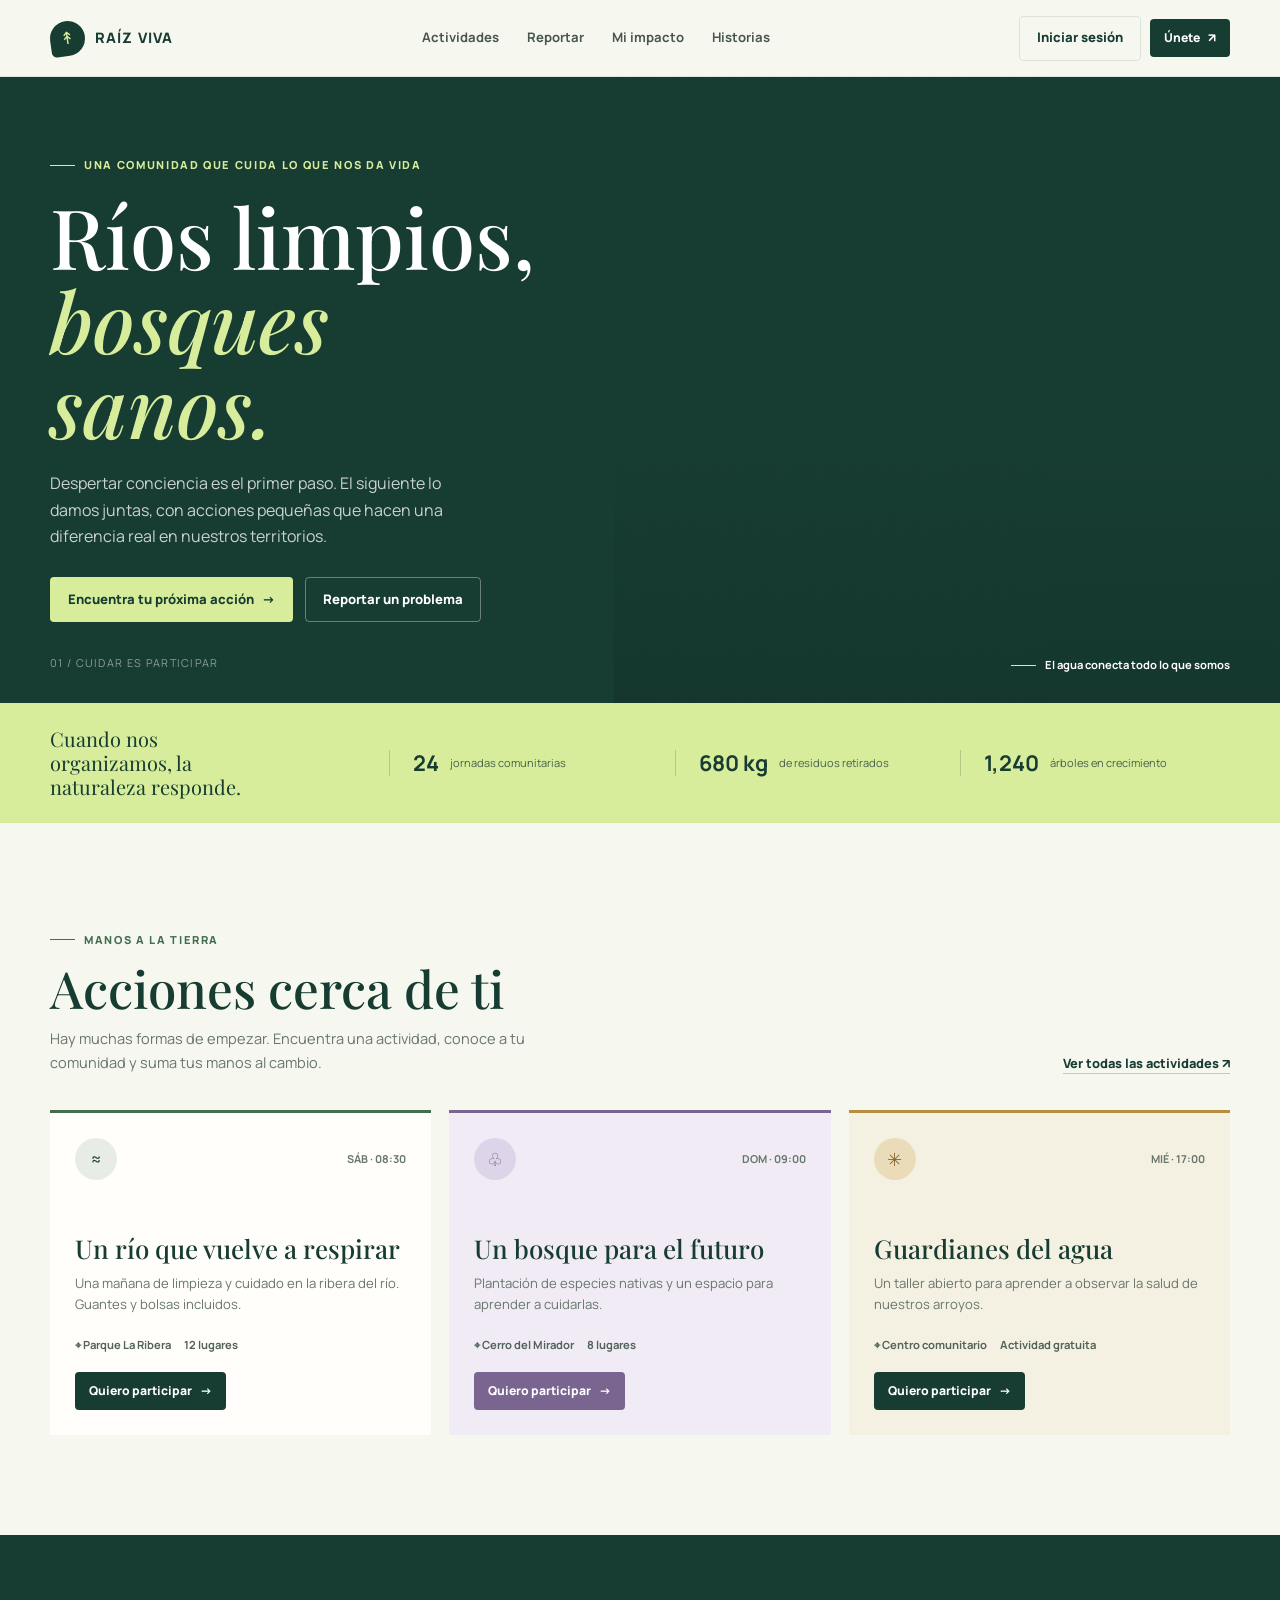
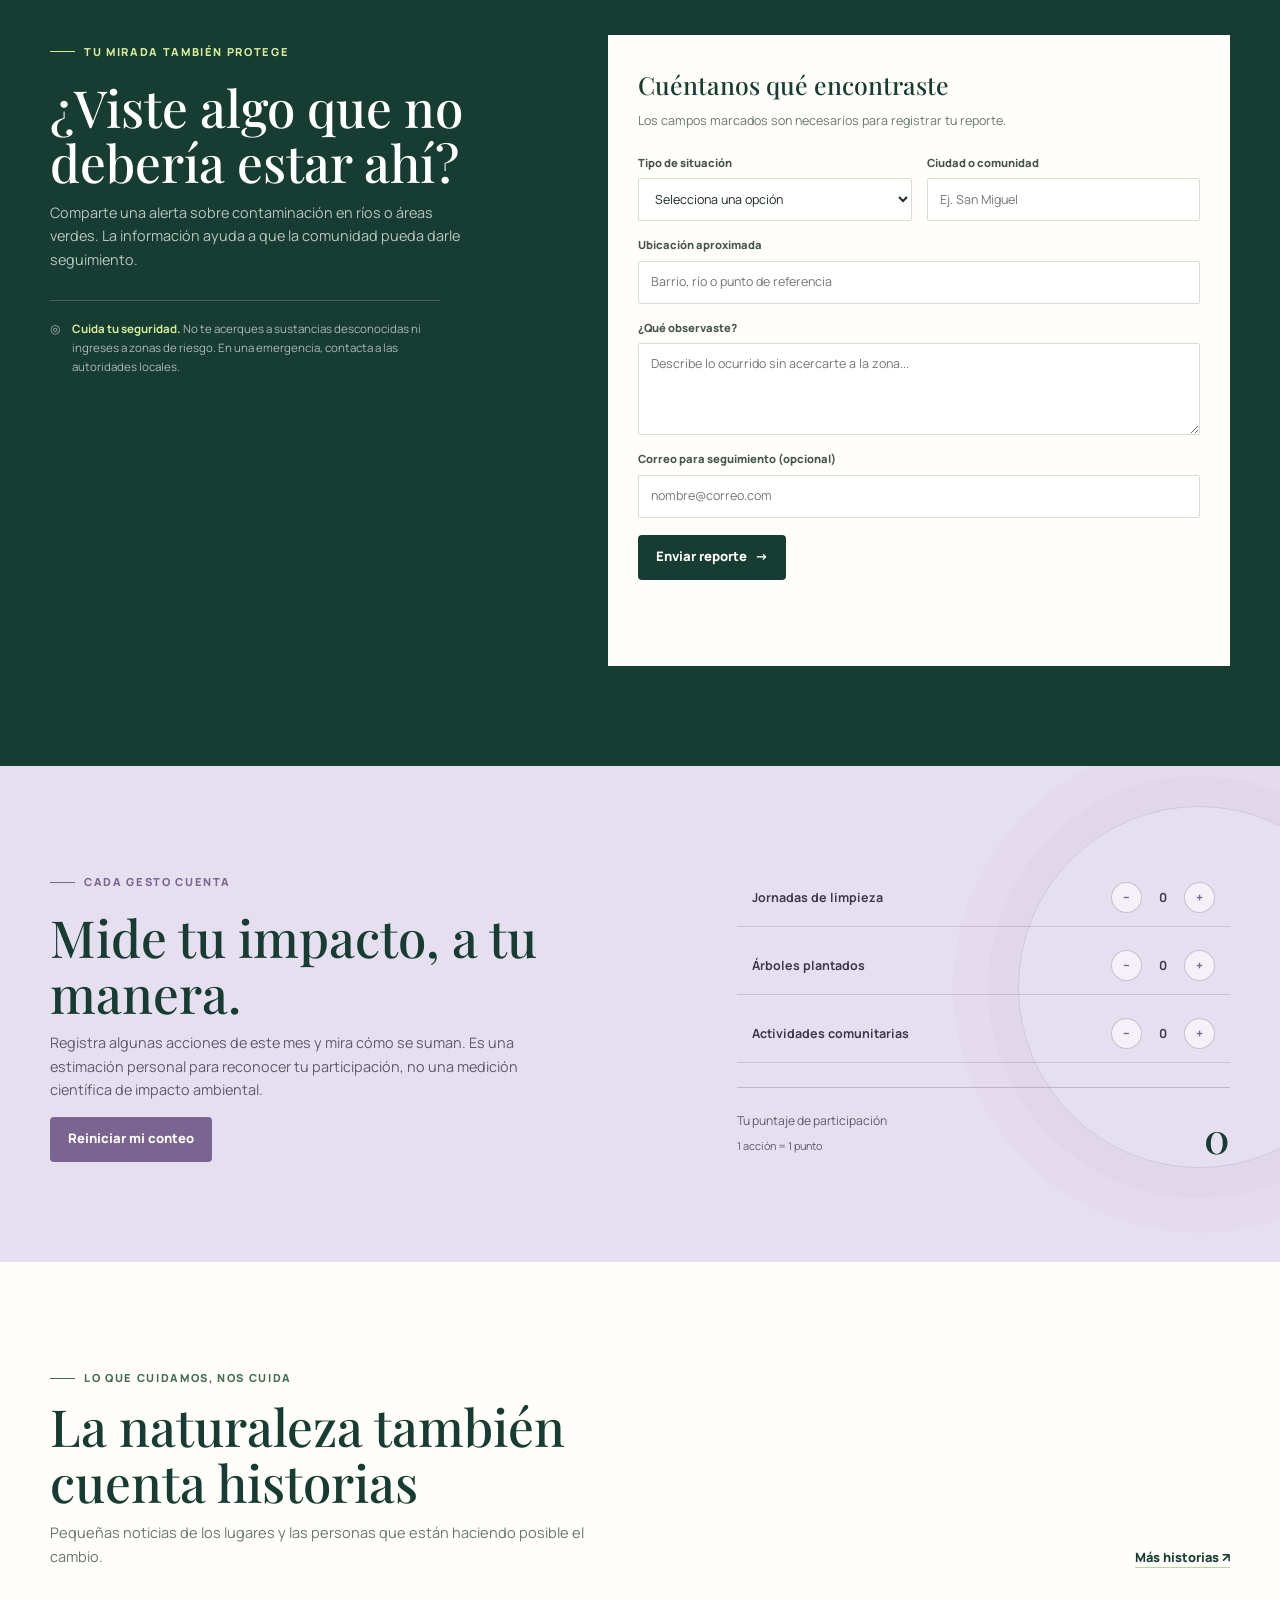
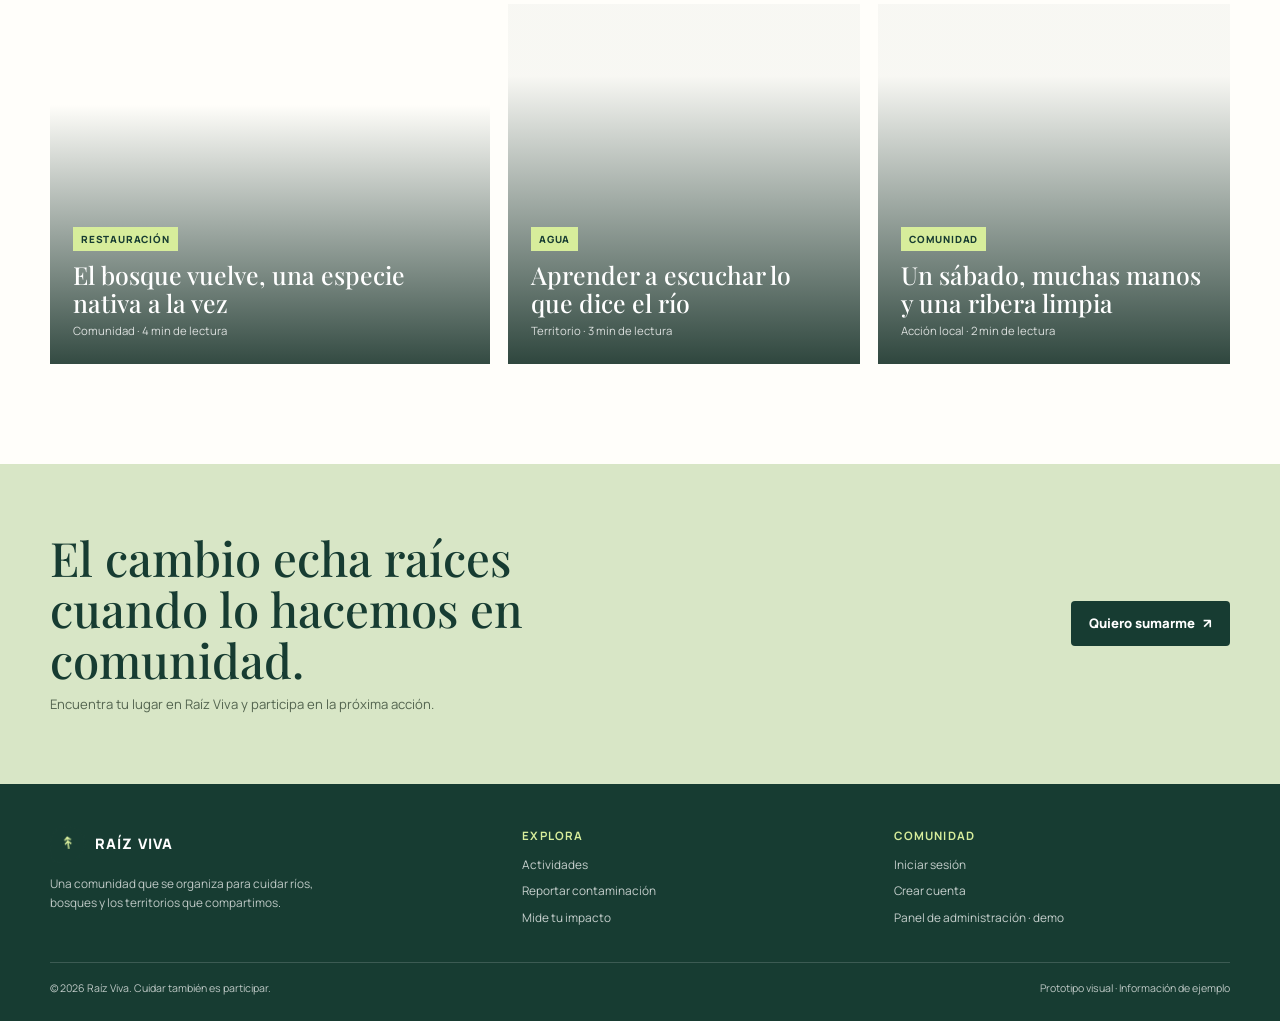
<file: index.html>
<!doctype html>
<html lang="es">
<head>
  <meta charset="utf-8">
  <meta name="viewport" content="width=device-width, initial-scale=1">
  <meta name="theme-color" content="#f6f7ef">
  <meta name="description" content="Raíz Viva conecta personas con acciones para cuidar ríos y bosques.">
  <title>Raíz Viva | Ríos limpios, bosques sanos</title>
  <link rel="preconnect" href="https://fonts.googleapis.com">
  <link rel="preconnect" href="https://fonts.gstatic.com" crossorigin>
  <link href="https://fonts.googleapis.com/css2?family=DM+Sans:wght@400;500;600;700&family=Manrope:wght@400;500;600;700;800&family=Playfair+Display:wght@500;600;700&display=swap" rel="stylesheet">
  <style>
    :root {
      color-scheme: light;
      --forest: #173c32;
      --moss: #426d51;
      --leaf: #bdd2a2;
      --lime: #d7ed9b;
      --paper: #f6f7ef;
      --white: #fffefa;
      --ink: #1d2b24;
      --muted: #68766d;
      --lavender: #e6dff0;
      --lilac: #79658f;
      --line: #dce3d8;
      --serif: "Playfair Display", Georgia, serif;
      --sans: "Manrope", "DM Sans", sans-serif;
      --shadow: 0 20px 55px rgba(23, 60, 50, .14);
    }
    * { box-sizing: border-box; }
    [hidden] { display: none !important; }
    html { scroll-behavior: smooth; scroll-padding-top: 82px; }
    body { margin: 0; background: var(--paper); color: var(--ink); font-family: var(--sans); font-size: 15px; line-height: 1.65; }
    body.dialog-open { overflow: hidden; }
    a { color: inherit; }
    button, input, select, textarea { font: inherit; }
    button, a { -webkit-tap-highlight-color: transparent; }
    button:focus-visible, a:focus-visible, input:focus-visible, select:focus-visible, textarea:focus-visible { outline: 3px solid #9a7bb6; outline-offset: 3px; }
    img { max-width: 100%; }
    .wrap { width: min(1180px, calc(100% - 48px)); margin-inline: auto; }
    .topbar { position: sticky; z-index: 20; top: 0; border-bottom: 1px solid rgba(23, 60, 50, .1); background: rgba(246, 247, 239, .94); backdrop-filter: blur(16px); }
    .topbar-inner { display: flex; min-height: 76px; align-items: center; justify-content: space-between; gap: 24px; }
    .brand { display: inline-flex; align-items: center; gap: 10px; text-decoration: none; }
    .brand-mark { display: grid; width: 35px; aspect-ratio: 1; place-items: center; border-radius: 50% 50% 50% 5px; background: var(--forest); color: var(--lime); font-size: 17px; transform: rotate(-8deg); }
    .brand-name { color: var(--forest); font-size: .9rem; font-weight: 800; letter-spacing: .08em; }
    .nav { display: flex; align-items: center; gap: 28px; }
    .nav a { color: #47574d; font-size: .82rem; font-weight: 700; text-decoration: none; transition: color .2s ease; }
    .nav a:hover { color: var(--moss); }
    .nav-actions { display: flex; align-items: center; gap: 9px; }
    .button { display: inline-flex; min-height: 45px; align-items: center; justify-content: center; gap: 8px; padding: 0 17px; border: 1px solid transparent; border-radius: 4px; background: var(--forest); color: white; cursor: pointer; font-size: .82rem; font-weight: 800; text-decoration: none; transition: background .2s ease, transform .2s ease; }
    .button:hover { transform: translateY(-2px); background: #285447; }
    .button-light { border-color: var(--line); background: transparent; color: var(--forest); }
    .button-light:hover { background: white; color: var(--forest); }
    .button-lilac { background: var(--lilac); }
    .button-lilac:hover { background: #68547e; }
    .button-small { min-height: 38px; padding-inline: 13px; font-size: .76rem; }
    .menu-toggle { display: none; width: 42px; height: 42px; border: 1px solid var(--line); border-radius: 4px; background: transparent; color: var(--forest); cursor: pointer; font-size: 1.2rem; }

    .hero { position: relative; display: grid; min-height: 625px; grid-template-columns: 1.02fr .98fr; align-items: center; overflow: hidden; background: var(--forest); color: white; }
    .hero-copy { position: relative; z-index: 2; width: min(590px, 100%); padding: 72px 36px 82px max(24px, calc((100vw - 1180px) / 2)); }
    .eyebrow { display: inline-flex; align-items: center; gap: 9px; margin: 0 0 19px; color: var(--moss); font-size: .69rem; font-weight: 800; letter-spacing: .15em; text-transform: uppercase; }
    .eyebrow::before { width: 25px; height: 1px; background: currentColor; content: ""; }
    .hero .eyebrow { color: var(--lime); }
    h1, h2, h3, p { margin-top: 0; }
    h1 { max-width: 610px; margin-bottom: 22px; font-family: var(--serif); font-size: clamp(3.35rem, 6.5vw, 6.2rem); font-weight: 500; letter-spacing: 0; line-height: 1.02; }
    h1 em { color: var(--lime); font-weight: 500; }
    .hero-copy > p:not(.eyebrow) { max-width: 440px; margin-bottom: 28px; color: rgba(255,255,255,.77); font-size: 1rem; }
    .hero-actions { display: flex; flex-wrap: wrap; align-items: center; gap: 12px; }
    .hero .button { background: var(--lime); color: var(--forest); }
    .hero .button:hover { background: #e6f4bc; }
    .hero .button-light { border-color: rgba(255,255,255,.35); background: transparent; color: white; }
    .hero .button-light:hover { background: rgba(255,255,255,.1); }
    .hero-image { position: absolute; inset: 0 0 0 48%; background: linear-gradient(90deg, var(--forest) 0%, rgba(23,60,50,.72) 18%, rgba(23,60,50,.05) 65%), url("https://images.unsplash.com/photo-1433086966358-54859d0ed716?auto=format&fit=crop&w=1800&q=88") center 48% / cover; }
    .hero-image::after { position: absolute; inset: 0; background: linear-gradient(0deg, rgba(13,40,33,.28), transparent 40%); content: ""; }
    .hero-caption { position: absolute; right: max(24px, calc((100vw - 1180px) / 2)); bottom: 30px; z-index: 2; display: flex; align-items: center; gap: 9px; color: white; font-size: .7rem; font-weight: 700; }
    .hero-caption::before { width: 25px; height: 1px; background: var(--lime); content: ""; }
    .hero-index { position: absolute; bottom: 32px; left: max(24px, calc((100vw - 1180px) / 2)); color: rgba(255,255,255,.5); font-size: .68rem; letter-spacing: .12em; }

    .impact-strip { position: relative; z-index: 3; display: grid; grid-template-columns: 1.2fr repeat(3, 1fr); align-items: center; gap: 16px; margin-top: -1px; padding: 24px max(24px, calc((100vw - 1180px) / 2)); background: var(--lime); color: var(--forest); }
    .impact-lead { max-width: 230px; font-family: var(--serif); font-size: 1.25rem; line-height: 1.2; }
    .impact-stat { display: flex; align-items: center; gap: 11px; border-left: 1px solid rgba(23,60,50,.2); padding-left: 23px; }
    .impact-stat strong { display: block; font-size: 1.35rem; line-height: 1.2; }
    .impact-stat span { display: block; color: #46604b; font-size: .69rem; }
    .section { padding-block: 100px; }
    .section-heading { display: flex; align-items: end; justify-content: space-between; gap: 30px; margin-bottom: 36px; }
    .section-heading > div { max-width: 630px; }
    .section-heading .eyebrow { margin-bottom: 12px; }
    h2 { margin-bottom: 10px; color: var(--forest); font-family: var(--serif); font-size: clamp(2.35rem, 4vw, 3.7rem); font-weight: 500; letter-spacing: 0; line-height: 1.08; }
    .section-heading p:not(.eyebrow) { max-width: 550px; margin-bottom: 0; color: var(--muted); font-size: .91rem; }
    .text-link { color: var(--forest); font-size: .8rem; font-weight: 800; text-decoration-color: var(--leaf); text-underline-offset: 5px; }
    .activities { background: var(--paper); }
    .activity-grid { display: grid; grid-template-columns: repeat(3, 1fr); gap: 18px; }
    .activity { display: flex; min-height: 325px; flex-direction: column; justify-content: space-between; padding: 25px; border-top: 3px solid var(--moss); background: var(--white); }
    .activity:nth-child(2) { border-color: var(--lilac); background: #f0ebf5; }
    .activity:nth-child(3) { border-color: #b98c43; background: #f4f0e2; }
    .activity-top { display: flex; align-items: center; justify-content: space-between; gap: 12px; }
    .activity-icon { display: grid; width: 42px; height: 42px; place-items: center; border-radius: 50%; background: rgba(66,109,81,.12); color: var(--forest); font-size: 1.15rem; }
    .activity:nth-child(2) .activity-icon { background: #ded4e9; color: var(--lilac); }
    .activity:nth-child(3) .activity-icon { background: #eadcb9; color: #8a652c; }
    .activity-date { color: var(--muted); font-size: .68rem; font-weight: 700; }
    .activity h3 { margin: 26px 0 9px; color: var(--forest); font-family: var(--serif); font-size: 1.62rem; font-weight: 500; line-height: 1.15; }
    .activity p { margin-bottom: 20px; color: var(--muted); font-size: .82rem; }
    .activity-meta { display: flex; flex-wrap: wrap; gap: 13px; margin-bottom: 18px; color: #52635a; font-size: .7rem; font-weight: 700; }
    .activity .button { align-self: flex-start; }

    .report-band { background: var(--forest); color: white; }
    .report-layout { display: grid; grid-template-columns: .88fr 1.12fr; align-items: start; gap: 70px; }
    .report-copy { position: sticky; top: 120px; }
    .report-copy .eyebrow { color: var(--lime); }
    .report-copy h2 { max-width: 480px; color: white; }
    .report-copy > p:not(.eyebrow) { max-width: 420px; color: rgba(255,255,255,.7); font-size: .9rem; }
    .report-note { display: flex; max-width: 390px; gap: 12px; margin-top: 28px; padding-top: 18px; border-top: 1px solid rgba(255,255,255,.2); color: rgba(255,255,255,.64); font-size: .72rem; }
    .report-note strong { color: var(--lime); }
    .form-panel { padding: 30px; background: var(--white); color: var(--ink); }
    .form-panel h3 { margin-bottom: 5px; color: var(--forest); font-family: var(--serif); font-size: 1.55rem; font-weight: 500; }
    .form-panel > p { margin-bottom: 22px; color: var(--muted); font-size: .78rem; }
    .form-grid { display: grid; grid-template-columns: 1fr 1fr; gap: 15px; }
    .field { display: grid; gap: 6px; }
    .field.full { grid-column: 1 / -1; }
    .field label { color: #45554b; font-size: .7rem; font-weight: 800; }
    .field input, .field select, .field textarea { width: 100%; min-height: 43px; padding: 10px 12px; border: 1px solid #d6ded4; border-radius: 2px; background: white; color: var(--ink); font-size: .78rem; }
    .field textarea { min-height: 92px; resize: vertical; }
    .form-panel .button { margin-top: 17px; }
    .form-message { min-height: 22px; margin: 12px 0 0; color: var(--moss); font-size: .76rem; font-weight: 700; }

    .impact-section { position: relative; overflow: hidden; background: var(--lavender); }
    .impact-section::after { position: absolute; top: 40px; right: -100px; width: 360px; aspect-ratio: 1; border: 1px solid rgba(121,101,143,.2); border-radius: 50%; box-shadow: 0 0 0 30px rgba(121,101,143,.035), 0 0 0 65px rgba(121,101,143,.025); content: ""; pointer-events: none; }
    .impact-layout { position: relative; z-index: 1; display: grid; grid-template-columns: 1fr .8fr; align-items: center; gap: 70px; }
    .impact-intro .eyebrow { color: var(--lilac); }
    .impact-intro h2 { max-width: 570px; }
    .impact-intro p:not(.eyebrow) { max-width: 510px; color: #615a6b; font-size: .9rem; }
    .impact-choices { display: grid; gap: 10px; }
    .impact-choice { display: flex; align-items: center; justify-content: space-between; gap: 18px; padding: 13px 15px; border-bottom: 1px solid rgba(70,53,88,.18); color: #40374b; font-size: .78rem; font-weight: 700; }
    .stepper { display: inline-flex; align-items: center; gap: 12px; }
    .stepper button { width: 31px; height: 31px; border: 1px solid rgba(70,53,88,.25); border-radius: 50%; background: rgba(255,255,255,.55); color: var(--lilac); cursor: pointer; font-weight: 800; }
    .stepper output { min-width: 18px; text-align: center; }
    .score-result { display: flex; align-items: end; justify-content: space-between; gap: 20px; margin-top: 24px; padding: 20px 0 0; border-top: 1px solid rgba(70,53,88,.24); }
    .score-result span { color: #615a6b; font-size: .76rem; }
    .score-result strong { color: var(--forest); font-family: var(--serif); font-size: 2.6rem; font-weight: 500; line-height: 1; }
    .score-result small { color: #615a6b; font-size: .68rem; }

    .stories { background: var(--white); }
    .story-grid { display: grid; grid-template-columns: 1.25fr 1fr 1fr; gap: 18px; }
    .story { min-height: 290px; display: flex; flex-direction: column; justify-content: end; padding: 23px; background-position: center; background-size: cover; color: white; }
    .story:first-child { min-height: 360px; background-image: linear-gradient(0deg, rgba(18,45,36,.86), rgba(18,45,36,0) 72%), url("https://images.unsplash.com/photo-1448375240586-882707db888b?auto=format&fit=crop&w=1000&q=85"); }
    .story:nth-child(2) { background-image: linear-gradient(0deg, rgba(18,45,36,.88), rgba(18,45,36,.03) 80%), url("https://images.unsplash.com/photo-1511497584788-876760111969?auto=format&fit=crop&w=850&q=85"); }
    .story:nth-child(3) { background-image: linear-gradient(0deg, rgba(18,45,36,.88), rgba(18,45,36,.03) 80%), url("https://images.unsplash.com/photo-1501785888041-af3ef285b470?auto=format&fit=crop&w=850&q=85"); }
    .story-tag { align-self: flex-start; margin-bottom: 10px; padding: 4px 8px; background: var(--lime); color: var(--forest); font-size: .62rem; font-weight: 800; letter-spacing: .08em; text-transform: uppercase; }
    .story h3 { max-width: 340px; margin-bottom: 5px; font-family: var(--serif); font-size: 1.55rem; font-weight: 500; line-height: 1.13; }
    .story p { margin-bottom: 0; color: rgba(255,255,255,.8); font-size: .71rem; }

    .join-band { padding-block: 68px; background: #d8e6c6; }
    .join-inner { display: flex; align-items: center; justify-content: space-between; gap: 32px; }
    .join-inner h2 { max-width: 610px; margin: 0; font-size: clamp(2rem, 3.7vw, 3.3rem); }
    .join-inner p { margin: 9px 0 0; color: #53644f; font-size: .82rem; }
    .footer { padding: 42px 0 24px; background: var(--forest); color: rgba(255,255,255,.72); }
    .footer-grid { display: grid; grid-template-columns: 1.3fr 1fr 1fr; gap: 35px; padding-bottom: 34px; }
    .footer .brand-name { color: white; }
    .footer p { max-width: 290px; margin: 13px 0 0; font-size: .74rem; }
    .footer h3 { margin-bottom: 10px; color: var(--lime); font-size: .72rem; letter-spacing: .1em; text-transform: uppercase; }
    .footer-links { display: grid; justify-items: start; gap: 7px; }
    .footer-links a, .footer-links button { padding: 0; border: 0; background: none; color: rgba(255,255,255,.76); cursor: pointer; font-size: .74rem; text-decoration: none; }
    .footer-links a:hover, .footer-links button:hover { color: white; }
    .footer-bottom { display: flex; justify-content: space-between; gap: 15px; padding-top: 17px; border-top: 1px solid rgba(255,255,255,.16); font-size: .66rem; }

    .dialog-backdrop { position: fixed; z-index: 50; inset: 0; display: none; align-items: center; justify-content: center; padding: 20px; background: rgba(13,32,26,.67); backdrop-filter: blur(5px); }
    .dialog-backdrop.open { display: flex; }
    .dialog { position: relative; width: min(510px, 100%); max-height: min(90vh, 760px); overflow: auto; padding: 32px; background: var(--white); box-shadow: var(--shadow); animation: appear .2s ease-out; }
    @keyframes appear { from { opacity: 0; transform: translateY(10px); } to { opacity: 1; transform: translateY(0); } }
    .dialog-close { position: absolute; top: 13px; right: 13px; display: grid; width: 35px; height: 35px; place-items: center; border: 1px solid var(--line); background: transparent; color: var(--forest); cursor: pointer; font-size: 1.15rem; }
    .dialog .eyebrow { margin-bottom: 8px; }
    .dialog h2 { margin-bottom: 8px; font-size: 2.2rem; }
    .dialog > p { margin-bottom: 21px; color: var(--muted); font-size: .8rem; }
    .dialog-form { display: grid; gap: 13px; }
    .dialog-form .field { gap: 5px; }
    .dialog-form .field input, .dialog-form .field select { min-height: 45px; }
    .dialog-form .button { width: 100%; margin-top: 5px; }
    .dialog-switch { margin: 17px 0 0; color: var(--muted); font-size: .74rem; text-align: center; }
    .dialog-switch button { padding: 0; border: 0; background: none; color: var(--lilac); cursor: pointer; font-weight: 800; text-decoration: underline; text-underline-offset: 3px; }
    .social-row { display: grid; grid-template-columns: 1fr 1fr; gap: 9px; margin-top: 13px; }
    .social-row button { min-height: 42px; border: 1px solid var(--line); background: white; color: var(--forest); cursor: pointer; font-size: .74rem; font-weight: 700; }
    .remember, .terms { display: flex; align-items: flex-start; gap: 9px; color: var(--muted); font-size: .71rem; }
    .terms input, .remember input { margin-top: 4px; accent-color: var(--moss); }
    .step-label { margin-bottom: 16px; color: var(--muted); font-size: .7rem; font-weight: 800; }
    .interest-options { display: grid; grid-template-columns: 1fr 1fr; gap: 8px; }
    .interest-options label { display: flex; align-items: center; gap: 8px; min-height: 42px; padding: 8px 10px; border: 1px solid var(--line); font-size: .72rem; }
    .interest-options input { accent-color: var(--moss); }
    .dialog-error { min-height: 19px; margin: 0; color: #a53d3d; font-size: .72rem; }
    .demo-note { margin: 15px 0 0; padding: 10px; background: #f1edf5; color: #594c67; font-size: .67rem; }
    .toast { position: fixed; z-index: 70; right: 20px; bottom: 20px; max-width: min(380px, calc(100% - 40px)); padding: 13px 17px; background: var(--forest); box-shadow: var(--shadow); color: white; font-size: .78rem; opacity: 0; pointer-events: none; transform: translateY(10px); transition: opacity .2s ease, transform .2s ease; }
    .toast.show { opacity: 1; transform: translateY(0); }
    .admin-dialog { width: min(780px, 100%); }
    .admin-list { display: grid; gap: 8px; margin-top: 18px; }
    .admin-item { display: grid; grid-template-columns: 1fr auto auto; align-items: center; gap: 12px; padding: 12px; border: 1px solid var(--line); font-size: .74rem; }
    .admin-item small { display: block; color: var(--muted); }
    .admin-item button { min-height: 33px; padding: 0 10px; border: 1px solid var(--line); background: white; color: var(--forest); cursor: pointer; font-size: .68rem; font-weight: 700; }
    .admin-item .is-hidden { color: var(--lilac); }
    .admin-add { display: grid; grid-template-columns: 1fr auto; gap: 8px; margin-top: 15px; }
    .admin-add input { min-width: 0; min-height: 40px; padding: 8px 10px; border: 1px solid var(--line); }

    @media (max-width: 850px) {
      .wrap { width: min(100% - 36px, 690px); }
      .nav { gap: 15px; }
      .nav a { font-size: .74rem; }
      .hero { min-height: 590px; grid-template-columns: 1fr; }
      .hero-copy { width: min(620px, 80%); padding: 72px 28px 80px max(18px, calc((100vw - 690px) / 2)); }
      .hero-image { inset: 0 0 0 30%; background-image: linear-gradient(90deg, var(--forest) 0%, rgba(23,60,50,.84) 20%, rgba(23,60,50,.18) 100%), url("https://images.unsplash.com/photo-1433086966358-54859d0ed716?auto=format&fit=crop&w=1400&q=85"); }
      .hero-caption { right: 18px; }
      .hero-index { left: max(18px, calc((100vw - 690px) / 2)); }
      .impact-strip { grid-template-columns: repeat(3, 1fr); padding-inline: max(18px, calc((100vw - 690px) / 2)); }
      .impact-lead { grid-column: 1 / -1; max-width: none; }
      .impact-stat { padding-left: 12px; }
      .impact-stat strong { font-size: 1.15rem; }
      .section { padding-block: 75px; }
      .report-layout, .impact-layout { grid-template-columns: 1fr; gap: 32px; }
      .report-copy { position: static; }
      .impact-layout { gap: 25px; }
      .story-grid { grid-template-columns: 1fr 1fr; }
      .story:first-child { grid-column: 1 / -1; min-height: 310px; }
    }
    @media (max-width: 620px) {
      html { scroll-padding-top: 68px; }
      .wrap { width: calc(100% - 32px); }
      .topbar-inner { min-height: 68px; }
      .menu-toggle { display: grid; place-items: center; }
      .nav { position: absolute; top: 67px; right: 0; left: 0; display: none; align-items: stretch; gap: 0; padding: 8px 16px 15px; border-bottom: 1px solid var(--line); background: var(--paper); }
      .nav.open { display: grid; }
      .nav a { padding: 11px 8px; border-bottom: 1px solid var(--line); font-size: .82rem; }
      .nav-actions { margin-left: auto; }
      .nav-actions .button { min-height: 37px; padding-inline: 11px; font-size: .72rem; }
      .nav-actions .button-light { display: none; }
      .brand-name { font-size: .78rem; }
      .hero { min-height: 650px; align-items: end; }
      .hero-copy { width: 100%; padding: 115px 20px 80px 20px; }
      .hero-image { inset: 0; background-image: linear-gradient(0deg, var(--forest) 0%, rgba(23,60,50,.88) 34%, rgba(23,60,50,.1) 100%), url("https://images.unsplash.com/photo-1433086966358-54859d0ed716?auto=format&fit=crop&w=1100&q=82"); background-position: center; }
      h1 { font-size: clamp(3.2rem, 15vw, 5rem); }
      .hero-copy > p:not(.eyebrow) { max-width: 390px; font-size: .88rem; }
      .hero-caption { bottom: 18px; font-size: .62rem; }
      .hero-index { bottom: 18px; font-size: .6rem; }
      .impact-strip { gap: 10px; padding: 19px 16px; }
      .impact-lead { font-size: 1.12rem; }
      .impact-stat { display: block; padding-left: 9px; }
      .impact-stat strong { font-size: 1rem; }
      .impact-stat span { font-size: .59rem; line-height: 1.35; }
      .section { padding-block: 62px; }
      .section-heading { display: block; margin-bottom: 25px; }
      .section-heading > .text-link { display: inline-block; margin-top: 17px; }
      .activity-grid { grid-template-columns: 1fr; gap: 12px; }
      .activity { min-height: 275px; padding: 21px; }
      .activity h3 { margin-top: 19px; }
      .form-panel { padding: 22px 18px; }
      .form-grid { grid-template-columns: 1fr; }
      .field.full { grid-column: auto; }
      .story-grid { grid-template-columns: 1fr; }
      .story:first-child { grid-column: auto; min-height: 280px; }
      .story { min-height: 250px; }
      .join-inner { align-items: flex-start; flex-direction: column; }
      .join-inner .button { align-self: flex-start; }
      .footer-grid { grid-template-columns: 1fr 1fr; gap: 25px 20px; }
      .footer-grid > div:first-child { grid-column: 1 / -1; }
      .footer-bottom { flex-direction: column; gap: 5px; }
      .dialog { padding: 27px 20px 22px; }
      .dialog h2 { font-size: 1.9rem; }
      .admin-item { grid-template-columns: 1fr auto; }
      .admin-item .status { grid-column: 1 / -1; grid-row: 2; }
    }
    @media (prefers-reduced-motion: reduce) {
      *, *::before, *::after { scroll-behavior: auto !important; animation-duration: .01ms !important; animation-iteration-count: 1 !important; transition-duration: .01ms !important; }
    }
  </style>
</head>
<body>
  <header class="topbar">
    <div class="wrap topbar-inner">
      <a class="brand" href="#inicio" aria-label="Raíz Viva, inicio"><span class="brand-mark" aria-hidden="true">↟</span><span class="brand-name">RAÍZ VIVA</span></a>
      <nav class="nav" id="main-nav" aria-label="Navegación principal"><a href="#actividades">Actividades</a><a href="#reporte">Reportar</a><a href="#impacto">Mi impacto</a><a href="#historias">Historias</a></nav>
      <div class="nav-actions"><button class="button button-light" type="button" data-open="login-dialog">Iniciar sesión</button><button class="button button-small" type="button" data-open="register-dialog">Únete <span aria-hidden="true">↗</span></button><button class="menu-toggle" id="menu-toggle" type="button" aria-label="Abrir menú" aria-expanded="false" aria-controls="main-nav">☰</button></div>
    </div>
  </header>

  <main>
    <section class="hero" id="inicio" aria-labelledby="hero-title">
      <div class="hero-image" role="img" aria-label="Cascada entre un bosque verde"></div>
      <div class="hero-copy"><p class="eyebrow">Una comunidad que cuida lo que nos da vida</p><h1 id="hero-title">Ríos limpios,<br><em>bosques sanos.</em></h1><p>Despertar conciencia es el primer paso. El siguiente lo damos juntas, con acciones pequeñas que hacen una diferencia real en nuestros territorios.</p><div class="hero-actions"><a class="button" href="#actividades">Encuentra tu próxima acción <span aria-hidden="true">→</span></a><a class="button button-light" href="#reporte">Reportar un problema</a></div></div>
      <span class="hero-index">01 / CUIDAR ES PARTICIPAR</span><span class="hero-caption">El agua conecta todo lo que somos</span>
    </section>

    <section class="impact-strip" aria-label="Nuestro impacto colectivo"><div class="impact-lead">Cuando nos organizamos, la naturaleza responde.</div><div class="impact-stat"><strong>24</strong><span>jornadas comunitarias</span></div><div class="impact-stat"><strong>680 kg</strong><span>de residuos retirados</span></div><div class="impact-stat"><strong>1,240</strong><span>árboles en crecimiento</span></div></section>

    <section class="section activities" id="actividades" aria-labelledby="activities-title"><div class="wrap">
      <div class="section-heading"><div><p class="eyebrow">Manos a la tierra</p><h2 id="activities-title">Acciones cerca de ti</h2><p>Hay muchas formas de empezar. Encuentra una actividad, conoce a tu comunidad y suma tus manos al cambio.</p></div><a class="text-link" href="#actividades">Ver todas las actividades ↗</a></div>
      <div class="activity-grid" id="activity-grid">
        <article class="activity"><div class="activity-top"><span class="activity-icon" aria-hidden="true">≈</span><span class="activity-date">SÁB · 08:30</span></div><div><h3>Un río que vuelve a respirar</h3><p>Una mañana de limpieza y cuidado en la ribera del río. Guantes y bolsas incluidos.</p><div class="activity-meta"><span>⌖ Parque La Ribera</span><span>12 lugares</span></div><button class="button button-small join-activity" type="button" data-activity="Un río que vuelve a respirar">Quiero participar <span aria-hidden="true">→</span></button></div></article>
        <article class="activity"><div class="activity-top"><span class="activity-icon" aria-hidden="true">♧</span><span class="activity-date">DOM · 09:00</span></div><div><h3>Un bosque para el futuro</h3><p>Plantación de especies nativas y un espacio para aprender a cuidarlas.</p><div class="activity-meta"><span>⌖ Cerro del Mirador</span><span>8 lugares</span></div><button class="button button-small button-lilac join-activity" type="button" data-activity="Un bosque para el futuro">Quiero participar <span aria-hidden="true">→</span></button></div></article>
        <article class="activity"><div class="activity-top"><span class="activity-icon" aria-hidden="true">✳</span><span class="activity-date">MIÉ · 17:00</span></div><div><h3>Guardianes del agua</h3><p>Un taller abierto para aprender a observar la salud de nuestros arroyos.</p><div class="activity-meta"><span>⌖ Centro comunitario</span><span>Actividad gratuita</span></div><button class="button button-small join-activity" type="button" data-activity="Guardianes del agua">Quiero participar <span aria-hidden="true">→</span></button></div></article>
      </div>
    </div></section>

    <section class="section report-band" id="reporte" aria-labelledby="report-title"><div class="wrap report-layout">
      <div class="report-copy"><p class="eyebrow">Tu mirada también protege</p><h2 id="report-title">¿Viste algo que no debería estar ahí?</h2><p>Comparte una alerta sobre contaminación en ríos o áreas verdes. La información ayuda a que la comunidad pueda darle seguimiento.</p><div class="report-note"><span aria-hidden="true">◎</span><span><strong>Cuida tu seguridad.</strong> No te acerques a sustancias desconocidas ni ingreses a zonas de riesgo. En una emergencia, contacta a las autoridades locales.</span></div></div>
      <form class="form-panel" id="report-form"><h3>Cuéntanos qué encontraste</h3><p>Los campos marcados son necesarios para registrar tu reporte.</p><div class="form-grid">
        <div class="field"><label for="report-type">Tipo de situación</label><select id="report-type" required><option value="">Selecciona una opción</option><option>Basura o residuos</option><option>Agua contaminada</option><option>Tala o daño forestal</option><option>Otra situación</option></select></div>
        <div class="field"><label for="report-city">Ciudad o comunidad</label><input id="report-city" name="city" autocomplete="address-level2" placeholder="Ej. San Miguel" required></div>
        <div class="field full"><label for="report-location">Ubicación aproximada</label><input id="report-location" name="location" placeholder="Barrio, río o punto de referencia" required></div>
        <div class="field full"><label for="report-description">¿Qué observaste?</label><textarea id="report-description" name="description" maxlength="600" placeholder="Describe lo ocurrido sin acercarte a la zona..." required></textarea></div>
        <div class="field full"><label for="report-email">Correo para seguimiento (opcional)</label><input id="report-email" name="email" type="email" autocomplete="email" placeholder="nombre@correo.com"></div>
      </div><button class="button" type="submit">Enviar reporte <span aria-hidden="true">→</span></button><p class="form-message" id="report-message" role="status" aria-live="polite"></p></form>
    </div></section>

    <section class="section impact-section" id="impacto" aria-labelledby="impact-title"><div class="wrap impact-layout">
      <div class="impact-intro"><p class="eyebrow">Cada gesto cuenta</p><h2 id="impact-title">Mide tu impacto, a tu manera.</h2><p>Registra algunas acciones de este mes y mira cómo se suman. Es una estimación personal para reconocer tu participación, no una medición científica de impacto ambiental.</p><button class="button button-lilac" id="reset-impact" type="button">Reiniciar mi conteo</button></div>
      <div class="impact-calculator" aria-label="Calculadora de acciones ambientales"><div class="impact-choices">
        <div class="impact-choice"><span>Jornadas de limpieza</span><div class="stepper"><button type="button" data-step="cleanups" data-change="-1" aria-label="Restar una jornada de limpieza">−</button><output id="cleanups">0</output><button type="button" data-step="cleanups" data-change="1" aria-label="Sumar una jornada de limpieza">+</button></div></div>
        <div class="impact-choice"><span>Árboles plantados</span><div class="stepper"><button type="button" data-step="trees" data-change="-1" aria-label="Restar un árbol plantado">−</button><output id="trees">0</output><button type="button" data-step="trees" data-change="1" aria-label="Sumar un árbol plantado">+</button></div></div>
        <div class="impact-choice"><span>Actividades comunitarias</span><div class="stepper"><button type="button" data-step="activities" data-change="-1" aria-label="Restar una actividad comunitaria">−</button><output id="activities-count">0</output><button type="button" data-step="activities" data-change="1" aria-label="Sumar una actividad comunitaria">+</button></div></div>
      </div><div class="score-result"><div><span>Tu puntaje de participación</span><br><small>1 acción = 1 punto</small></div><strong id="impact-score" aria-live="polite">0</strong></div></div>
    </div></section>

    <section class="section stories" id="historias" aria-labelledby="stories-title"><div class="wrap">
      <div class="section-heading"><div><p class="eyebrow">Lo que cuidamos, nos cuida</p><h2 id="stories-title">La naturaleza también cuenta historias</h2><p>Pequeñas noticias de los lugares y las personas que están haciendo posible el cambio.</p></div><a class="text-link" href="#historias">Más historias ↗</a></div>
      <div class="story-grid"><article class="story"><span class="story-tag">Restauración</span><h3>El bosque vuelve, una especie nativa a la vez</h3><p>Comunidad · 4 min de lectura</p></article><article class="story"><span class="story-tag">Agua</span><h3>Aprender a escuchar lo que dice el río</h3><p>Territorio · 3 min de lectura</p></article><article class="story"><span class="story-tag">Comunidad</span><h3>Un sábado, muchas manos y una ribera limpia</h3><p>Acción local · 2 min de lectura</p></article></div>
    </div></section>

    <section class="join-band"><div class="wrap join-inner"><div><h2>El cambio echa raíces cuando lo hacemos en comunidad.</h2><p>Encuentra tu lugar en Raíz Viva y participa en la próxima acción.</p></div><button class="button" type="button" data-open="register-dialog">Quiero sumarme <span aria-hidden="true">↗</span></button></div></section>
  </main>

  <footer class="footer"><div class="wrap"><div class="footer-grid">
    <div><a class="brand" href="#inicio"><span class="brand-mark" aria-hidden="true">↟</span><span class="brand-name">RAÍZ VIVA</span></a><p>Una comunidad que se organiza para cuidar ríos, bosques y los territorios que compartimos.</p></div>
    <div><h3>Explora</h3><div class="footer-links"><a href="#actividades">Actividades</a><a href="#reporte">Reportar contaminación</a><a href="#impacto">Mide tu impacto</a></div></div>
    <div><h3>Comunidad</h3><div class="footer-links"><button type="button" data-open="login-dialog">Iniciar sesión</button><button type="button" data-open="register-dialog">Crear cuenta</button><button type="button" data-open="admin-dialog">Panel de administración · demo</button></div></div>
  </div><div class="footer-bottom"><span>© <span id="year"></span> Raíz Viva. Cuidar también es participar.</span><span>Prototipo visual · Información de ejemplo</span></div></div></footer>

  <div class="dialog-backdrop" id="login-dialog" role="presentation"><section class="dialog" role="dialog" aria-modal="true" aria-labelledby="login-title">
    <button class="dialog-close" type="button" aria-label="Cerrar" data-close>×</button><p class="eyebrow">Qué bueno verte otra vez</p><h2 id="login-title">Bienvenida de vuelta.</h2><p>Inicia sesión para continuar con tu comunidad.</p>
    <form class="dialog-form" id="login-form"><div class="field"><label for="login-email">Correo electrónico</label><input id="login-email" type="email" autocomplete="email" placeholder="nombre@correo.com" required></div><div class="field"><label for="login-password">Contraseña</label><input id="login-password" type="password" autocomplete="current-password" placeholder="Tu contraseña" required minlength="8"></div><label class="remember"><input type="checkbox" id="remember-session"> Mantener mi sesión iniciada</label><p class="dialog-error" id="login-message" role="status"></p><button class="button" type="submit">Iniciar sesión</button></form>
    <div class="social-row"><button type="button" data-social="Google">Continuar con Google</button><button type="button" data-social="Facebook">Continuar con Facebook</button></div><p class="dialog-switch">¿Aún no tienes cuenta? <button type="button" data-switch="register-dialog">Regístrate</button></p><p class="demo-note">Prototipo: el inicio de sesión no está conectado a un servidor y no autentica cuentas reales.</p>
  </section></div>

  <div class="dialog-backdrop" id="register-dialog" role="presentation"><section class="dialog" role="dialog" aria-modal="true" aria-labelledby="register-title">
    <button class="dialog-close" type="button" aria-label="Cerrar" data-close>×</button><p class="eyebrow">Un paso a la vez</p><h2 id="register-title">Súmate a Raíz Viva.</h2><p id="register-description">Cuéntanos un poco de ti para conectar con acciones cercanas.</p><div class="step-label" id="register-step-label">PASO 1 DE 2</div>
    <form class="dialog-form" id="register-form">
      <div class="register-step" data-register-step="1"><div class="field"><label for="first-name">Nombre</label><input id="first-name" name="firstName" autocomplete="given-name" required></div><div class="field"><label for="last-name">Apellido</label><input id="last-name" name="lastName" autocomplete="family-name" required></div><div class="field"><label for="register-email">Correo electrónico</label><input id="register-email" name="email" type="email" autocomplete="email" required></div><div class="field"><label for="register-password">Contraseña (mínimo 8 caracteres)</label><input id="register-password" name="password" type="password" autocomplete="new-password" minlength="8" required></div></div>
      <div class="register-step" data-register-step="2" hidden><div class="field"><label for="register-city">Ciudad o comunidad</label><input id="register-city" name="city" autocomplete="address-level2" required></div><div class="field"><label>¿Qué te interesa?</label><div class="interest-options"><label><input type="checkbox" name="interest" value="Ríos"> Ríos</label><label><input type="checkbox" name="interest" value="Reforestación"> Reforestación</label><label><input type="checkbox" name="interest" value="Limpieza"> Limpieza</label><label><input type="checkbox" name="interest" value="Educación ambiental"> Educación ambiental</label></div></div><label class="terms"><input type="checkbox" id="accept-terms" required><span>Acepto los términos de uso y la política de privacidad.</span></label></div>
      <p class="dialog-error" id="register-message" role="status"></p><button class="button" id="register-next" type="button">Continuar <span aria-hidden="true">→</span></button><button class="button" id="register-submit" type="submit" hidden>Crear cuenta de prueba</button>
    </form><p class="dialog-switch">¿Ya tienes una cuenta? <button type="button" data-switch="login-dialog">Inicia sesión</button></p><p class="demo-note">Prototipo: no se envían ni guardan tus datos personales.</p>
  </section></div>

  <div class="dialog-backdrop" id="admin-dialog" role="presentation"><section class="dialog admin-dialog" role="dialog" aria-modal="true" aria-labelledby="admin-title">
    <button class="dialog-close" type="button" aria-label="Cerrar" data-close>×</button><p class="eyebrow">Vista de demostración</p><h2 id="admin-title">Panel de contenidos</h2><p>Prueba el flujo visual de publicación. Los cambios se guardan solo en este navegador y no se reflejan en el portal ni para otras personas.</p><div class="admin-list" id="admin-list"></div><form class="admin-add" id="admin-add-form"><input id="admin-new-title" maxlength="80" placeholder="Título de una nueva publicación" aria-label="Título de una nueva publicación" required><button class="button button-small" type="submit">Añadir</button></form><p class="demo-note">Este panel no tiene autenticación ni permisos reales. No usar para publicar información sensible.</p>
  </section></div>
  <div class="toast" id="toast" role="status" aria-live="polite"></div>

  <script>
    const toast = document.querySelector("#toast");
    let toastTimer;
    function showToast(message) {
      toast.textContent = message;
      toast.classList.add("show");
      window.clearTimeout(toastTimer);
      toastTimer = window.setTimeout(() => toast.classList.remove("show"), 3200);
    }
    function openDialog(id) {
      document.querySelectorAll(".dialog-backdrop.open").forEach((dialog) => dialog.classList.remove("open"));
      const dialog = document.getElementById(id);
      if (!dialog) return;
      dialog.classList.add("open");
      document.body.classList.add("dialog-open");
      const focusTarget = dialog.querySelector("input:not([type=checkbox]), button:not([data-close])");
      if (focusTarget) window.setTimeout(() => focusTarget.focus(), 30);
    }
    function closeDialogs() {
      document.querySelectorAll(".dialog-backdrop.open").forEach((dialog) => dialog.classList.remove("open"));
      document.body.classList.remove("dialog-open");
    }
    document.querySelectorAll("[data-open]").forEach((button) => button.addEventListener("click", () => openDialog(button.dataset.open)));
    document.querySelectorAll("[data-close]").forEach((button) => button.addEventListener("click", closeDialogs));
    document.querySelectorAll(".dialog-backdrop").forEach((backdrop) => backdrop.addEventListener("click", (event) => { if (event.target === backdrop) closeDialogs(); }));
    document.addEventListener("keydown", (event) => { if (event.key === "Escape") closeDialogs(); });
    document.querySelectorAll("[data-switch]").forEach((button) => button.addEventListener("click", () => { if (button.dataset.switch === "register-dialog") resetRegistration(); openDialog(button.dataset.switch); }));

    const menuToggle = document.querySelector("#menu-toggle");
    const nav = document.querySelector("#main-nav");
    menuToggle.addEventListener("click", () => {
      const expanded = menuToggle.getAttribute("aria-expanded") === "true";
      menuToggle.setAttribute("aria-expanded", String(!expanded));
      menuToggle.setAttribute("aria-label", expanded ? "Abrir menú" : "Cerrar menú");
      nav.classList.toggle("open", !expanded);
    });
    nav.querySelectorAll("a").forEach((link) => link.addEventListener("click", () => { nav.classList.remove("open"); menuToggle.setAttribute("aria-expanded", "false"); }));
    document.querySelectorAll(".join-activity").forEach((button) => button.addEventListener("click", () => showToast(`¡Qué bueno que te sumes! La inscripción a “${button.dataset.activity}” estará disponible al conectar la plataforma.`)));
    document.querySelectorAll("[data-social]").forEach((button) => button.addEventListener("click", () => showToast(`El acceso con ${button.dataset.social} requiere configurar el proveedor de autenticación.`)));
    document.querySelector("#login-form").addEventListener("submit", (event) => { event.preventDefault(); document.querySelector("#login-message").textContent = "El acceso real se habilitará al conectar el servicio de autenticación."; });

    const registerForm = document.querySelector("#register-form");
    let registerStep = 1;
    function setRegisterStep(step) {
      registerStep = step;
      registerForm.querySelectorAll("[data-register-step]").forEach((section) => { section.hidden = Number(section.dataset.registerStep) !== step; });
      document.querySelector("#register-step-label").textContent = `PASO ${step} DE 2`;
      document.querySelector("#register-next").hidden = step !== 1;
      document.querySelector("#register-submit").hidden = step !== 2;
      document.querySelector("#register-message").textContent = "";
    }
    function resetRegistration() { registerForm.reset(); setRegisterStep(1); }
    document.querySelector("#register-next").addEventListener("click", () => {
      const firstStep = registerForm.querySelector('[data-register-step="1"]');
      const invalid = [...firstStep.querySelectorAll("input")].find((field) => !field.checkValidity());
      if (invalid) { invalid.reportValidity(); return; }
      setRegisterStep(2);
      registerForm.querySelector("#register-city").focus();
    });
    registerForm.addEventListener("submit", (event) => {
      event.preventDefault();
      if (registerStep !== 2) return;
      const city = document.querySelector("#register-city");
      const terms = document.querySelector("#accept-terms");
      if (!city.checkValidity() || !terms.checked) { if (!city.checkValidity()) city.reportValidity(); else terms.focus(); return; }
      showToast("¡Gracias por sumarte! El registro real estará disponible al conectar la plataforma.");
      closeDialogs();
      resetRegistration();
    });

    document.querySelector("#report-form").addEventListener("submit", (event) => {
      event.preventDefault();
      document.querySelector("#report-message").textContent = "Gracias por compartirlo. Este prototipo no envía el reporte; al conectar el backend podrá recibir seguimiento.";
      event.currentTarget.reset();
    });

    const impact = { cleanups: 0, trees: 0, activities: 0 };
    const impactStorageKey = "raiz-viva-impact-demo";
    try { const savedImpact = JSON.parse(localStorage.getItem(impactStorageKey) || "null"); if (savedImpact) Object.keys(impact).forEach((key) => { impact[key] = Math.max(0, Number(savedImpact[key]) || 0); }); } catch { /* El prototipo sigue funcionando sin almacenamiento local. */ }
    function renderImpact() {
      document.querySelector("#cleanups").textContent = impact.cleanups;
      document.querySelector("#trees").textContent = impact.trees;
      document.querySelector("#activities-count").textContent = impact.activities;
      document.querySelector("#impact-score").textContent = impact.cleanups + impact.trees + impact.activities;
      try { localStorage.setItem(impactStorageKey, JSON.stringify(impact)); } catch { /* El conteo permanece en memoria. */ }
    }
    document.querySelectorAll("[data-step]").forEach((button) => button.addEventListener("click", () => { const key = button.dataset.step; impact[key] = Math.max(0, impact[key] + Number(button.dataset.change)); renderImpact(); }));
    document.querySelector("#reset-impact").addEventListener("click", () => { Object.keys(impact).forEach((key) => { impact[key] = 0; }); renderImpact(); showToast("Tu conteo de demostración se reinició."); });
    renderImpact();

    const defaultAdminItems = [{ title: "Jornada de limpieza en la ribera", status: "Publicado" }, { title: "Convocatoria de reforestación", status: "Publicado" }, { title: "Taller Guardianes del Agua", status: "Oculto" }];
    const adminStorageKey = "raiz-viva-admin-demo";
    function getAdminItems() { try { return JSON.parse(localStorage.getItem(adminStorageKey)) || defaultAdminItems.map((item) => ({ ...item })); } catch { return defaultAdminItems.map((item) => ({ ...item })); } }
    let adminItems = getAdminItems();
    function saveAdminItems() { try { localStorage.setItem(adminStorageKey, JSON.stringify(adminItems)); } catch { /* Los cambios duran la sesión actual. */ } renderAdminItems(); }
    function renderAdminItems() {
      const list = document.querySelector("#admin-list");
      list.replaceChildren();
      adminItems.forEach((item, index) => {
        const row = document.createElement("div"); row.className = "admin-item";
        const title = document.createElement("span"); title.textContent = item.title;
        const status = document.createElement("small"); status.className = `status ${item.status === "Oculto" ? "is-hidden" : ""}`; status.textContent = item.status;
        const toggle = document.createElement("button"); toggle.type = "button"; toggle.textContent = item.status === "Publicado" ? "Ocultar" : "Publicar";
        toggle.addEventListener("click", () => { adminItems[index].status = item.status === "Publicado" ? "Oculto" : "Publicado"; saveAdminItems(); });
        const remove = document.createElement("button"); remove.type = "button"; remove.textContent = "Eliminar";
        remove.addEventListener("click", () => { adminItems.splice(index, 1); saveAdminItems(); });
        row.append(title, status, toggle, remove); list.append(row);
      });
    }
    document.querySelector("#admin-add-form").addEventListener("submit", (event) => { event.preventDefault(); const input = document.querySelector("#admin-new-title"); adminItems.unshift({ title: input.value.trim(), status: "Oculto" }); input.value = ""; saveAdminItems(); showToast("Contenido añadido como oculto en la demostración local."); });
    document.querySelector("[data-open='admin-dialog']").addEventListener("click", renderAdminItems);
    document.querySelector("#year").textContent = new Date().getFullYear();
  </script>
</body>
</html>
</file>
